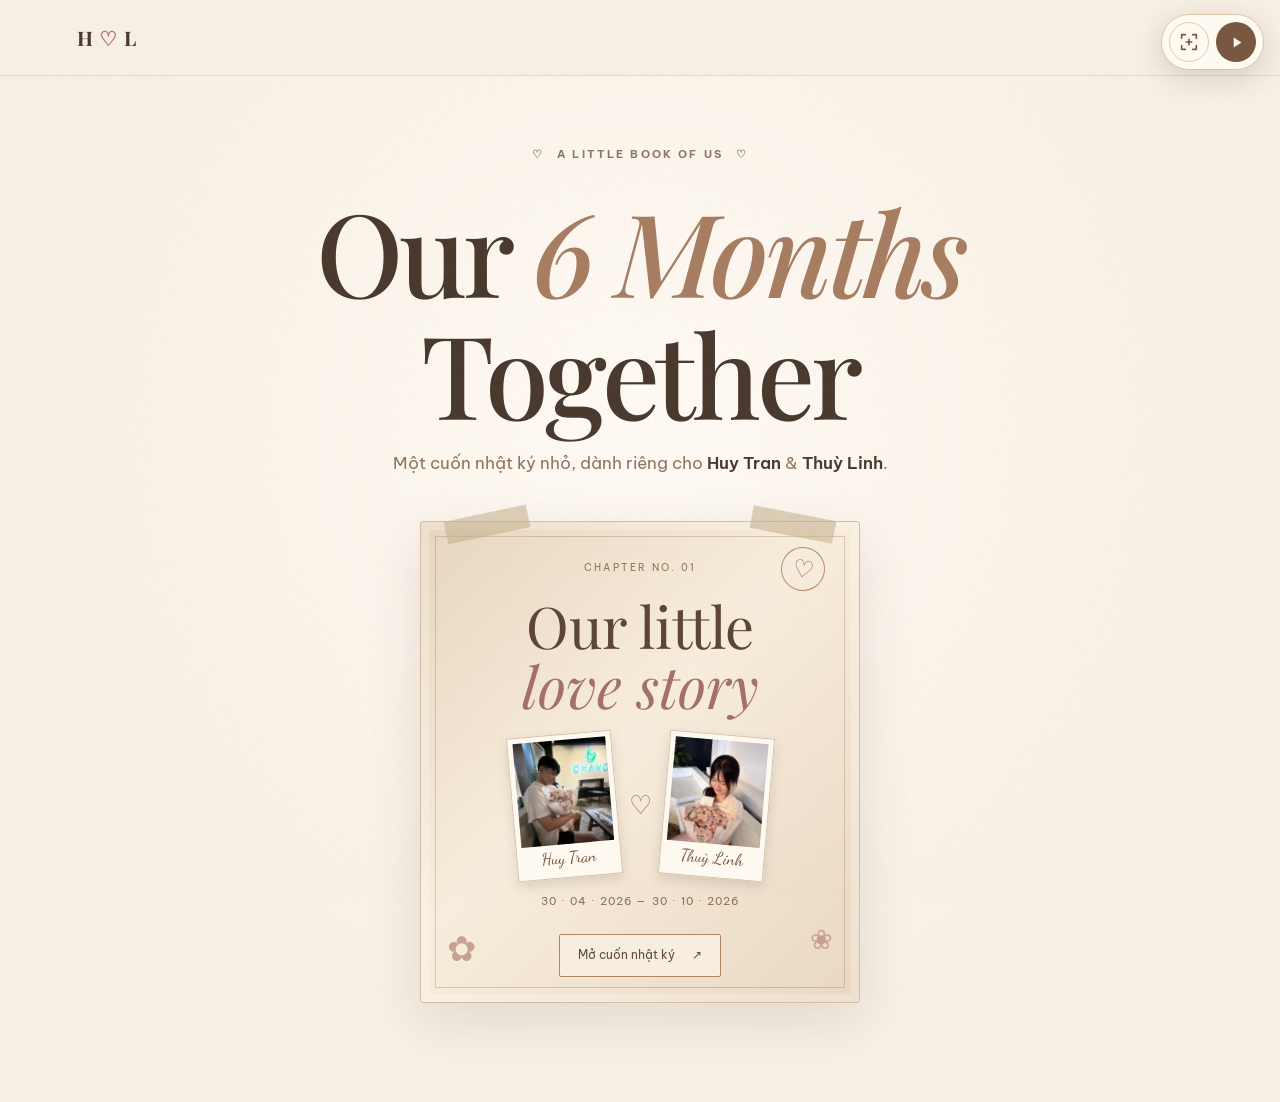
<file: index.html>
<!doctype html>
<html lang="vi">
<head>
  <meta charset="utf-8">
  <meta name="viewport" content="width=device-width, initial-scale=1">
  <meta name="theme-color" content="#f7f0e5">
  <meta name="description" content="Our 6 Months Together — Huy Tran & Thuỳ Linh. Một cuốn nhật ký nhỏ lưu giữ tình yêu và những lời muốn nói.">
  <title>Our 6 Months Together — Huy Tran & Thuỳ Linh</title>
  <link rel="icon" href="data:image/svg+xml,%3Csvg xmlns='http://www.w3.org/2000/svg' viewBox='0 0 100 100'%3E%3Ctext y='.9em' font-size='85'%3E%E2%99%A5%3C/text%3E%3C/svg%3E">
  <link rel="stylesheet" href="style.css">
</head>
<body>
  <div class="paper-grain" aria-hidden="true"></div>
  <aside class="floating-music" id="floatingMusic" aria-label="Trình phát nhạc" role="region">
    <div class="floating-music-top"><span class="floating-kicker">OUR LITTLE SONG <span class="icon-heart" aria-hidden="true">♡</span></span><div class="floating-actions"><button type="button" id="floatingResize" class="floating-resize" aria-label="Thu gọn trình phát" title="Thu gọn trình phát"><svg viewBox="0 0 24 24" aria-hidden="true"><path d="M4 8V4h4M16 4h4v4M20 16v4h-4M8 20H4v-4M9 12h6M12 9v6"/></svg></button><button type="button" id="floatingPlay" class="floating-play" aria-label="Phát nhạc"><svg class="icon-play" viewBox="0 0 24 24" aria-hidden="true"><path d="M8 5v14l11-7z"/></svg></button></div></div>
    <div class="floating-track">Từ thích thích thành thương thương</div>
    <div class="floating-artist">AMEE &amp; Hoàng Dũng</div>
    <div class="floating-volume"><button type="button" id="floatingMute" class="floating-mute" aria-label="Tắt tiếng" title="Tắt tiếng"><svg viewBox="0 0 24 24" aria-hidden="true"><path d="M4 10v4h4l5 4V6l-5 4H4zm12-1 5 6m0-6-5 6"/></svg></button><input id="floatingVolume" type="range" min="0" max="1" step="0.01" value="0.75" aria-label="Điều chỉnh âm lượng"><span id="floatingVolumeValue">75%</span></div>
    <div class="floating-status" id="floatingStatus" aria-live="polite">Đang thử phát nhạc…</div>
  </aside>

  <header class="topbar">
    <a class="wordmark" href="#home" aria-label="Về đầu trang">H <span>♡</span> L</a>
    <nav aria-label="Điều hướng chính">
      <a href="#time">Chúng mình</a>
      <a href="#letter">Lá thư</a>
      <a href="#time">Ảnh của chúng mình</a>
      <a href="#surprise">Bất ngờ</a>
    </nav>
    <button class="music-mini" id="musicMini" aria-label="Phát hoặc tạm dừng nhạc">♫ <span>Music</span></button>
  </header>

  <main>
    <section class="hero section" id="home">
      <div class="hero-kicker"><span class="tiny-star tiny-star-icon" aria-hidden="true">♡</span> A LITTLE BOOK OF US <span class="tiny-star tiny-star-icon" aria-hidden="true">♡</span></div>
      <h1>Our <em>6 Months</em><br>Together</h1>
      <p class="hero-subtitle">Một cuốn nhật ký nhỏ, dành riêng cho <span>Huy Tran</span> & <span>Thuỳ Linh</span>.</p>
      <div class="cover-wrap">
        <div class="tape tape-left"></div><div class="tape tape-right"></div>
        <div class="cover">
          <div class="cover-stamp">♡</div>
          <div class="cover-small">CHAPTER NO. 01</div>
          <div class="cover-title">Our little<br><i>love story</i></div>
          <div class="cover-photos" aria-label="Ảnh của Huy và Thuỳ Linh">
            <figure class="cover-photo cover-photo-left">
              <img src="assets/images/huy-tran.jpeg" alt="Huy Tran" loading="eager" decoding="async">
              <figcaption>Huy Tran</figcaption>
            </figure>
            <span class="cover-photo-heart" aria-hidden="true">♡</span>
            <figure class="cover-photo cover-photo-right">
              <img src="assets/images/thuy-linh.jpeg" alt="Thuỳ Linh" loading="eager" decoding="async">
              <figcaption>Thuỳ Linh</figcaption>
            </figure>
          </div>
          <div class="cover-date">30 · 04 · 2026 — 30 · 10 · 2026</div>
          <button class="open-book" id="openBook">Mở cuốn nhật ký <span>↗</span></button>
          <div class="cover-flower flower-one">✿</div><div class="cover-flower flower-two">❀</div>
        </div>
      </div>
      <div class="scroll-note"><span></span> CUỘN XUỐNG ĐỂ KHÁM PHÁ</div>
    </section>

    <div id="diaryContent" class="diary-content" hidden>
    <section class="intro section" id="time">
      <div class="section-label">01 / THE TWO OF US</div>
      <h2>Hai nhân vật<br><em>chính</em> trong cuốn sổ này.</h2>
      <p class="section-copy">Hai bức ảnh, hai cái tên, và một ngày đặc biệt để nhớ.</p>
      <div class="couple-grid">
        <article class="portrait-card portrait-left">
          <div class="photo-pin" aria-hidden="true"><svg viewBox="0 0 24 24"><path d="M12 3v18M3 12h18M5.6 5.6l12.8 12.8m0-12.8L5.6 18.4"/></svg></div>
          <div class="photo-frame"><img src="assets/images/huy-tran.jpeg" alt="Huy Tran ôm bó hoa hồng" loading="eager"></div>
          <div class="portrait-caption"><span class="caption-small">THE BOY</span><h3>Huy Tran</h3><p>Người gửi những lời thương ♡</p></div>
          <span class="hand-note note-left">that's me!</span>
        </article>
        <div class="between-heart" aria-hidden="true">♡<span>♡</span></div>
        <article class="portrait-card portrait-right">
          <div class="photo-pin" aria-hidden="true"><svg viewBox="0 0 24 24"><path d="M12 3.5c1.4 3 2.5 4.1 5.5 5.5-3 1.4-4.1 2.5-5.5 5.5-1.4-3-2.5-4.1-5.5-5.5 3-1.4 4.1-2.5 5.5-5.5Z"/><path d="M12 14.5v6"/></svg></div>
          <div class="photo-frame"><img src="assets/images/thuy-linh.jpeg" alt="Thuỳ Linh ôm bó hoa hồng" loading="eager"></div>
          <div class="portrait-caption"><span class="caption-small">THE GIRL</span><h3>Thuỳ Linh</h3><p>Thúi iuuu của anh ♡</p></div>
          <span class="hand-note note-right">my favorite</span>
        </article>
      </div>
      <div class="date-card">
        <div class="date-icon">♡</div>
        <div><span class="caption-small">OFFICIALLY US SINCE</span><strong>30.04.2026</strong><p>Và hôm nay, mình có thêm một cột mốc để thương.</p></div>
      </div>
      <div class="counter-wrap">
        <div class="counter-heading">Thời gian mình đã bên nhau</div>
        <div class="counter" aria-live="off">
          <div><strong id="days">—</strong><span>ngày</span></div>
          <div><strong id="hours">—</strong><span>giờ</span></div>
          <div><strong id="minutes">—</strong><span>phút</span></div>
          <div><strong id="seconds">—</strong><span>giây</span></div>
        </div>
        <p class="counter-footnote">Từng giây trôi qua, lại thêm một chút thời gian của chúng mình.</p>
      </div>
    </section>

    <section class="letter-section section" id="letter">
      <div class="section-label">02 / WORDS FROM MY HEART</div>
      <h2>Có vài điều<br><em>anh muốn nói.</em></h2>
      <p class="section-copy">Không cần dịp gì lớn lao. Chỉ là có những điều anh muốn em biết.</p>
      <article class="letter-paper">
        <div class="letter-top"><span>MY DEAREST</span><span>♡ 30.10.2026</span></div>
        <div class="letter-rule"></div>
        <h3>Gửi em, người anh thương</h3>
        <p>Anh không mong em lúc nào cũng rực rỡ, anh chỉ mong em bình an.</p>
        <p>Em ơi, anh yêu em, không phải vì em có thể làm được bao nhiêu chuyện. Anh thương em, đâu phải đợi đến khi em thành công, khi em có trong tay mọi thứ mà người đời vẫn hằng mong cầu, anh mới có thể tự hào nói rằng mình yêu em. Tất nhiên, những nỗ lực của em, anh đều thương.</p>
        <p>Anh sẽ luôn nắm lấy đôi bàn tay em, nhẹ nhàng xoa dịu những nhọc nhằn mà em đã trải qua. Anh nâng niu không phải vì chúng đã làm nên bao điều đáng tự hào, mà vì đó là đôi bàn tay anh thương.</p>
        <div class="letter-sign">Thương em,<br><span>Anh của em ♡</span></div>
        <span class="paper-flower">✿</span>
      </article>
    </section>

    <section class="music-section section" id="music">
      <div class="section-label">04 / OUR LITTLE SOUNDTRACK</div>
      <h2>Một bài hát,<br><em>một góc của chúng mình.</em></h2>
      <div class="music-player">
        <div class="vinyl-area"><div class="vinyl" id="vinyl"><div class="vinyl-label"><span>H</span><span class="vinyl-heart">♡</span><span>L</span></div></div><div class="vinyl-shadow"></div></div>
        <div class="track-info"><span class="caption-small">NOW PLAYING</span><h3>Từ thích thích thành thương thương</h3><p>AMEE & Hoàng Dũng</p>
          <audio id="audio" preload="auto" autoplay playsinline>
            <source src="assets/music/our-song.mp3" type="audio/mpeg">
            <source src="assets/music/our-song.m4a" type="audio/mp4">
            Trình duyệt của bạn không hỗ trợ phát âm thanh HTML5.
          </audio>
          <div class="progress-row"><span id="currentTime">0:00</span><input id="progress" type="range" min="0" max="100" value="0" aria-label="Tiến trình bài hát"><span id="duration">0:00</span></div>
          <div class="player-controls"><button id="playButton" class="play-button" aria-label="Phát nhạc">▶</button><label class="volume-control">♫ <input id="volume" type="range" min="0" max="1" step="0.01" value="0.75" aria-label="Âm lượng"></label></div>
          <p id="audioStatus" class="audio-status">Nhấn phát để nghe bài hát của chúng mình.</p>
        </div>
      </div>
    </section>

    <section class="surprise-section section" id="surprise">
      <div class="section-label">05 / A LITTLE MESSAGE</div>
      <h2>Một điều anh muốn<br><em>nói với em.</em></h2>
      <p class="section-copy">Mỗi lần nhấn, em sẽ nhận được một lời nhắn ngẫu nhiên từ anh.</p>
      <div class="random-note-stage">
        <div class="note-sparkle" aria-hidden="true"><svg viewBox="0 0 24 24"><path d="M12 2.8c1.4 4.2 3 5.8 7.2 7.2-4.2 1.4-5.8 3-7.2 7.2-1.4-4.2-3-5.8-7.2-7.2 4.2-1.4 5.8-3 7.2-7.2Z"/><path d="M18.5 15.5v5M16 18h5"/></svg></div>
        <article class="random-note-card" id="randomNoteCard" aria-live="polite">
          <span class="note-card-label">A LITTLE NOTE FOR YOU</span>
          <div class="note-card-heart" aria-hidden="true">♡</div>
          <p id="randomNoteText">Một lời nhắn nhỏ đang chờ em khám phá.</p>
          <span class="note-card-number" id="randomNoteNumber">♡ / 06</span>
        </article>
        <button class="draw-note-button" id="drawNote">Rút một lời nhắn <span>↻</span></button>
      </div>
      <div class="final-note-area">
        <div class="final-note-divider"><span>♡</span></div>
        <p class="final-note-intro">Và còn một điều cuối cùng anh muốn nói.</p>
        <button class="reveal-final-button" id="revealFinal">Mở lời cuối cùng của anh ♡</button>
        <article class="final-message" id="finalMessage" hidden>
          <span class="final-heart">♡</span>
          <p>Cuối cùng anh muốn được em hạnh phúc,</p>
          <p>nhưng anh ước gì em hạnh phúc cùng với anh.</p>
          <span class="signature">— Huy Tran</span>
        </article>
      </div>
    </section>

    <section class="ending section" id="ending">
      <div class="ending-flower">✿</div>
      <div class="section-label">UNTIL OUR NEXT PAGE</div>
      <h2>Chuyện của mình<br><em>vẫn đang viết tiếp.</em></h2>
      <p>30.04.2026 — và còn thật nhiều ngày phía trước.</p>
      <div class="ending-names">Huy Tran <span>♡</span> Thuỳ Linh</div>
      <button class="back-top" id="backTop">Quay lại trang đầu ↑</button>
      <button class="back-cover" id="backCover">Quay lại bìa nhật ký ↶</button>
      <div class="tiny-footer">MADE WITH LOVE, JUST FOR YOU</div>
    </section>
    </div><!-- /#diaryContent -->
  </main>
  <div class="toast" id="toast" role="status" aria-live="polite"></div>
  <script src="script.js"></script>
</body>
</html>
</file>
<file: style.css>
@import url('https://fonts.googleapis.com/css2?family=Be+Vietnam+Pro:wght@400;500;600;700&family=Dancing+Script:wght@500;600;700&family=Playfair+Display:ital,wght@0,500;0,600;0,700;1,500;1,600&display=swap');
:root{--paper:#f7f0e5;--paper2:#fffaf1;--ink:#49382d;--muted:#92745f;--brown:#b58b69;--line:#dfcdb8;--rose:#d8a6a3;--sage:#c9d3bf;--shadow:0 18px 55px rgba(74,49,32,.12);--serif:'Playfair Display',Georgia,serif;--sans:'Be Vietnam Pro',Arial,sans-serif;--hand:'Dancing Script',cursive}
*{box-sizing:border-box}html{scroll-behavior:smooth;scroll-padding-top:90px}body{margin:0;background:var(--paper);color:var(--ink);font-family:var(--sans);line-height:1.65;overflow-x:hidden}button,a,input{font:inherit}button{cursor:pointer}.paper-grain{position:fixed;inset:0;pointer-events:none;z-index:20;opacity:.13;background-image:url("data:image/svg+xml,%3Csvg viewBox='0 0 180 180' xmlns='http://www.w3.org/2000/svg'%3E%3Cfilter id='n'%3E%3CfeTurbulence type='fractalNoise' baseFrequency='.85' numOctaves='3' stitchTiles='stitch'/%3E%3C/filter%3E%3Crect width='100%25' height='100%25' filter='url(%23n)' opacity='.18'/%3E%3C/svg%3E")}.topbar{height:76px;padding:0 clamp(20px,6vw,88px);display:flex;align-items:center;justify-content:space-between;border-bottom:1px solid rgba(181,139,105,.24);background:rgba(247,240,229,.92);backdrop-filter:blur(14px);position:sticky;top:0;z-index:15}.wordmark{font-family:var(--serif);font-weight:700;font-size:1.25rem;text-decoration:none;color:var(--ink);letter-spacing:.04em}.wordmark span{color:#b77977}.topbar nav{display:flex;gap:clamp(12px,2.5vw,34px)}.topbar nav a{font-size:.76rem;color:var(--muted);text-decoration:none;transition:color .2s}.topbar nav a:hover{color:var(--ink)}.music-mini{border:1px solid var(--line);background:transparent;border-radius:30px;padding:8px 13px;color:var(--ink);font-size:.8rem}.section{padding:110px max(22px,calc((100vw - 1060px)/2));position:relative}.hero{text-align:center;min-height:calc(100vh - 76px);display:flex;flex-direction:column;align-items:center;justify-content:center;padding-top:70px;padding-bottom:50px;background:radial-gradient(ellipse at 50% 35%,#fffaf4 0%,var(--paper) 65%)}.hero-kicker,.section-label,.caption-small{font-size:.67rem;letter-spacing:.2em;font-weight:700;color:var(--muted)}.tiny-star{color:var(--brown);padding:0 8px}.hero h1,.section h2{font-family:var(--serif);font-weight:500;line-height:1.06;letter-spacing:-.035em}.hero h1{font-size:clamp(3.6rem,9vw,7.6rem);margin:25px 0 16px}.hero h1 em,.section h2 em{font-weight:500;color:#a77d61}.hero-subtitle{font-size:clamp(.95rem,2vw,1.08rem);color:var(--muted);margin:0 0 36px}.hero-subtitle span{color:var(--ink);font-weight:600}.cover-wrap{width:min(440px,90vw);position:relative;margin:8px auto 34px;perspective:1000px}.cover{position:relative;min-height:310px;padding:38px 24px 25px;border:1px solid #d5bda2;border-radius:3px;background:linear-gradient(135deg,#e8d6bf,#f8eddd 45%,#e9d7c1);box-shadow:var(--shadow),inset 0 0 0 8px rgba(255,255,255,.22);overflow:hidden}.cover:before{content:"";position:absolute;inset:14px;border:1px solid rgba(150,108,73,.3);pointer-events:none}.cover-stamp{position:absolute;right:34px;top:25px;width:44px;height:44px;border:1px solid #b78b6b;border-radius:50%;display:grid;place-items:center;color:#a66f69;font-size:1.5rem;transform:rotate(12deg)}.cover-small{font-size:.63rem;letter-spacing:.22em;color:#947253}.cover-title{font-family:var(--serif);font-size:clamp(2.5rem,7vw,3.6rem);line-height:1.05;margin:25px 0 18px;color:#5d4534}.cover-title i{color:#a56f69}.cover-date{font-size:.67rem;letter-spacing:.11em;color:#8c6e54}
.cover-photos{display:flex;align-items:center;justify-content:center;gap:12px;margin:18px auto 15px;position:relative;z-index:1}
.cover-photo{width:105px;margin:0;padding:5px 5px 7px;background:#fffaf1;border:1px solid #d8c4ac;box-shadow:0 5px 12px rgba(74,49,32,.14)}
.cover-photo-left{transform:rotate(-5deg)}.cover-photo-right{transform:rotate(5deg)}
.cover-photo img{display:block;width:100%;height:104px;object-fit:cover;object-position:center 32%;background:#e3d6c5}
.cover-photo figcaption{font-family:var(--hand);font-size:1.05rem;line-height:1.35;color:#79563f;padding-top:3px}
.cover-photo-heart{font-family:var(--hand);font-size:1.6rem;color:#a56f69}
.cover .cover-title{margin-top:18px;margin-bottom:10px}
.cover .cover-date{position:relative;z-index:1}
@media(max-width:410px){.cover-photo{width:88px}.cover-photo img{height:86px}.cover-photos{gap:8px;margin:14px auto 12px}.cover .cover-title{font-size:2.35rem}}.open-book{position:relative;margin-top:24px;padding:10px 18px;border:1px solid #ad8666;background:#f7eee0;color:#654b37;border-radius:2px;font-size:.78rem}.open-book span{padding-left:14px}.cover-flower{position:absolute;color:#bd9180;opacity:.8;font-size:2.2rem}.flower-one{left:26px;bottom:25px}.flower-two{right:26px;bottom:40px;font-size:1.7rem}.tape{position:absolute;z-index:2;width:84px;height:23px;background:rgba(201,177,143,.58);top:-8px}.tape-left{left:25px;transform:rotate(-12deg)}.tape-right{right:25px;transform:rotate(11deg)}.scroll-note{font-size:.6rem;letter-spacing:.18em;color:#9b8068;display:flex;align-items:center;gap:10px}.scroll-note span{height:25px;width:1px;background:#b58b69}.intro{text-align:center;background:#efe4d4}.section h2{font-size:clamp(2.7rem,6vw,5rem);margin:22px 0 14px}.section-copy{max-width:510px;margin:0 auto 48px;color:var(--muted);font-size:.96rem}.couple-grid{display:grid;grid-template-columns:minmax(0,1fr) 45px minmax(0,1fr);align-items:center;gap:18px;max-width:820px;margin:0 auto}.portrait-card{position:relative;background:#fffaf1;padding:12px 12px 20px;box-shadow:0 12px 28px rgba(76,50,34,.13);border:1px solid #e3d1bc}.portrait-left{transform:rotate(-2.5deg)}.portrait-right{transform:rotate(2.5deg)}.photo-frame{height:clamp(250px,42vw,460px);overflow:hidden;background:#e3d6c5}.photo-frame img{width:100%;height:100%;display:block;object-fit:cover;object-position:center 35%}.portrait-left .photo-frame img{object-position:center 32%}.portrait-right .photo-frame img{object-position:center 30%}.photo-pin{position:absolute;z-index:2;top:-14px;left:calc(50% - 14px);width:28px;height:28px;border-radius:50%;display:grid;place-items:center;background:#b98772;color:#fff8ec;font-size:.8rem;box-shadow:0 3px 6px #7b5a4233}.portrait-caption{padding-top:14px}.portrait-caption h3{font-family:var(--serif);font-size:clamp(1.3rem,3vw,2rem);margin:3px 0 0}.portrait-caption p{font-size:.75rem;color:var(--muted);margin:4px 0 0}.caption-small{font-size:.56rem;letter-spacing:.17em}.between-heart{font-size:2.4rem;color:#b47c78;position:relative}.between-heart span{position:absolute;font-size:.85rem;left:22px;top:22px;color:#cf9c8d}.hand-note{position:absolute;font-family:var(--hand);font-size:1.4rem;color:#a47766}.note-left{bottom:8px;left:-30px;transform:rotate(-13deg)}.note-right{top:35px;right:-28px;transform:rotate(10deg)}.date-card{display:flex;align-items:center;justify-content:center;gap:18px;margin:70px auto 35px;padding:24px;width:min(560px,100%);background:#f9f2e8;border:1px solid #dfcbb3;box-shadow:0 8px 24px #7354380d;text-align:left}.date-icon{font-size:2rem;color:#b77c79}.date-card strong{display:block;font-family:var(--serif);font-size:1.6rem;letter-spacing:.08em}.date-card p{font-size:.8rem;color:var(--muted);margin:4px 0 0}.counter-wrap{max-width:590px;margin:40px auto 0}.counter-heading{font-family:var(--serif);font-size:1.35rem;margin-bottom:18px}.counter{display:grid;grid-template-columns:repeat(4,1fr);gap:10px}.counter>div{background:#faf3e9;border:1px solid #e1cdb5;padding:17px 6px}.counter strong{font-family:var(--serif);font-size:clamp(1.7rem,4vw,2.7rem);display:block;font-weight:500}.counter span{font-size:.7rem;color:var(--muted)}.counter-footnote{font-size:.76rem;color:var(--muted);margin-top:15px}.letter-section{text-align:center;background:#f8f1e7}.letter-paper{position:relative;text-align:left;max-width:720px;margin:0 auto;background:#fffaf1;padding:clamp(25px,6vw,60px);box-shadow:var(--shadow);border:1px solid #e6d5c1;background-image:linear-gradient(90deg,transparent 0,transparent 35px,rgba(193,144,123,.18) 36px,transparent 37px),repeating-linear-gradient(transparent 0,transparent 35px,rgba(181,139,105,.09) 36px)}.letter-top{display:flex;justify-content:space-between;gap:15px;font-size:.58rem;letter-spacing:.13em;color:#9a7b61}.letter-rule{height:1px;background:#d8c2a8;margin:18px 0 26px}.letter-paper h3{font-family:var(--hand);font-size:2.4rem;font-weight:600;margin:0 0 22px;color:#78533e}.letter-paper p{font-size:.96rem;line-height:2;margin:0 0 18px;max-width:590px}.letter-sign{font-family:var(--hand);font-size:1.55rem;text-align:right;line-height:1.25;margin-top:35px;color:#8a644b}.letter-sign span{font-size:2rem}.paper-flower{position:absolute;right:24px;bottom:22px;font-size:2rem;color:#c89c8a;opacity:.6}.music-section{text-align:center;background:#f8f1e7}.music-player{display:grid;grid-template-columns:1fr 1fr;gap:clamp(20px,5vw,55px);align-items:center;max-width:800px;margin:0 auto;padding:clamp(25px,5vw,50px);background:#eee0ce;border:1px solid #ddc4a8;box-shadow:var(--shadow);text-align:left}.vinyl-area{display:grid;place-items:center;position:relative;padding:15px}.vinyl{width:min(100%,270px);aspect-ratio:1;border-radius:50%;background:repeating-radial-gradient(circle at center,#292522 0,#292522 2px,#39332d 3px,#211f1c 5px,#39332d 6px,#211f1c 8px);display:grid;place-items:center;box-shadow:0 15px 30px #30261e44;animation:spin 5s linear infinite;animation-play-state:paused}.vinyl.playing{animation-play-state:running}.vinyl:before{content:"";position:absolute;width:17%;height:17%;border-radius:50%;background:#d0a18b;border:5px solid #e9c6ac;box-shadow:inset 0 0 0 2px #8f5f4b}.vinyl-label{width:38%;height:38%;border-radius:50%;background:#d4b69a;color:#634733;display:grid;place-items:center;font-family:var(--serif);font-size:1.25rem;z-index:1}.vinyl-label span{color:#a56e69}.vinyl-shadow{height:15px;width:72%;background:#7e624a33;filter:blur(10px);border-radius:50%;margin-top:20px}.track-info h3{font-family:var(--serif);font-size:clamp(1.35rem,3vw,2rem);line-height:1.2;margin:10px 0}.track-info>p{font-size:.85rem;color:var(--muted);margin:0 0 25px}.progress-row{display:flex;align-items:center;gap:10px;font-size:.65rem;color:var(--muted)}input[type=range]{accent-color:#a97863;min-width:0}.progress-row input{flex:1;width:100%}.player-controls{display:flex;align-items:center;justify-content:space-between;margin-top:15px}.play-button{width:48px;height:48px;border-radius:50%;border:0;background:#785841;color:#fff7ec;box-shadow:0 6px 15px #69472b2b}.volume-control{display:flex;align-items:center;gap:8px;color:#88674d}.volume-control input{width:95px}.audio-status{font-size:.68rem!important;color:#987b62!important;margin:15px 0 0!important}.surprise-section{text-align:center;background:#efe3d3}.envelope-button{border:0;background:transparent;display:block;margin:0 auto 25px;padding:10px 20px 0;max-width:100%}.envelope{width:min(340px,75vw);height:220px;position:relative;perspective:900px;filter:drop-shadow(0 14px 18px #694a2c25);transition:transform .3s}.envelope-button:hover .envelope{transform:translateY(-4px)}.envelope-back{position:absolute;inset:0;background:#d5b797;border:1px solid #bd9875}.envelope-letter-preview{position:absolute;left:8%;right:8%;top:12%;height:78%;background:#fff9ef;display:flex;flex-direction:column;align-items:center;justify-content:center;color:#76553d;transition:transform .9s ease;z-index:1}.envelope-letter-preview span{font-family:var(--hand);font-size:1.7rem}.envelope-letter-preview small{font-size:.65rem;color:#a1846b}.envelope-flap{position:absolute;inset:0;background:#c7a483;clip-path:polygon(0 0,100% 0,50% 58%);transform-origin:top;transition:transform .7s;z-index:4;border-top:1px solid #b38b68}.envelope-front{position:absolute;inset:0;background:#e2c6a6;clip-path:polygon(0 0,50% 57%,100% 0,100% 100%,0 100%);z-index:3}.wax-seal{position:absolute;z-index:5;left:calc(50% - 22px);top:43%;width:44px;height:44px;border-radius:50%;background:#a96862;color:#f7e9d8;display:grid;place-items:center;font-size:1.5rem;box-shadow:0 3px 6px #63412b33;transition:opacity .3s}.envelope.opened .envelope-flap{transform:rotateX(180deg);z-index:0}.envelope.opened .envelope-letter-preview{transform:translateY(-95px);z-index:5;transition-delay:.35s}.envelope.opened .wax-seal{opacity:0}.envelope-hint{display:block;font-size:.62rem;letter-spacing:.2em;color:#96765b;margin-top:15px}.surprise-content{max-width:680px;margin:40px auto 0;animation:rise .7s ease both}.surprise-header{margin-bottom:25px}.surprise-header>span{font-size:2rem;color:#b77c79}.surprise-header p{font-size:.58rem;letter-spacing:.2em;color:#9b7b60}.surprise-header h3{font-family:var(--hand);font-size:2.8rem;font-weight:600;margin:0}.message-stack{display:grid;grid-template-columns:1fr 1fr;gap:14px}.message-card{background:#fffaf1;border:1px solid #e1cbb2;padding:20px;text-align:left;position:relative;box-shadow:0 5px 14px #6d4d2d0b}.message-card:nth-child(odd){transform:rotate(-.7deg)}.message-card:nth-child(even){transform:rotate(.7deg)}.message-card>span{font-size:.6rem;letter-spacing:.16em;color:#b58b69}.message-card p{font-family:var(--serif);font-size:.97rem;line-height:1.7;margin:8px 0 0}.final-message{margin-top:35px;padding:35px 20px;background:#f8efe3;border:1px solid #dec7ad}.final-heart{font-size:2.5rem;color:#b77876}.final-message p{font-family:var(--serif);font-size:clamp(1.2rem,3vw,1.7rem);margin:7px 0;line-height:1.45}.signature{display:block;text-align:right;font-family:var(--hand);font-size:1.5rem;color:#9d765c;margin-top:22px}.ending{text-align:center;min-height:70vh;display:flex;flex-direction:column;align-items:center;justify-content:center;background:#e5d4c0;overflow:hidden}.ending-flower{font-size:3rem;color:#b78675;margin-bottom:10px}.ending h2{margin-bottom:20px}.ending>p{color:#8d6e54}.ending-names{font-family:var(--serif);font-size:1.5rem;margin:20px 0 25px}.ending-names span{color:#b77977}.back-top{border:1px solid #a88768;background:transparent;color:#6c503a;padding:11px 18px}.tiny-footer{font-size:.55rem;letter-spacing:.22em;color:#987b62;margin-top:70px}.toast{position:fixed;left:50%;bottom:22px;transform:translate(-50%,20px);background:#4e3b2d;color:#fff6e8;padding:10px 16px;border-radius:3px;font-size:.8rem;opacity:0;pointer-events:none;transition:.25s;z-index:30;max-width:90vw;text-align:center}.toast.show{opacity:1;transform:translate(-50%,0)}[hidden]{display:none!important}@keyframes spin{to{transform:rotate(360deg)}}@keyframes rise{from{opacity:0;transform:translateY(18px)}to{opacity:1;transform:translateY(0)}}@media(min-width:1200px){.hero{min-height:calc(100vh - 76px)}}@media(max-width:720px){.topbar{height:64px;padding:0 17px}.topbar nav{gap:12px}.topbar nav a{font-size:.67rem}.music-mini{padding:7px 10px}.music-mini span{display:none}.section{padding:82px 20px}.hero{min-height:auto;padding-top:80px;padding-bottom:45px}.cover{min-height:290px}.couple-grid{grid-template-columns:minmax(0,1fr) 22px minmax(0,1fr);gap:8px}.photo-frame{height:clamp(210px,65vw,350px)}.portrait-card{padding:8px 8px 14px}.portrait-caption h3{font-size:1.2rem}.portrait-caption p{font-size:.65rem}.between-heart{font-size:1.5rem}.between-heart span{left:14px;top:15px}.hand-note{font-size:1.05rem}.note-left{left:-12px}.note-right{right:-12px}.date-card{margin-top:50px;padding:18px}.date-card strong{font-size:1.35rem}.counter{gap:6px}.counter>div{padding:13px 3px}.counter strong{font-size:1.7rem}.music-player{grid-template-columns:1fr;padding:25px 20px;gap:20px}.vinyl{width:min(64vw,230px)}.track-info{text-align:center}.player-controls{justify-content:center;gap:35px}.progress-row{gap:7px}.message-stack{grid-template-columns:1fr}.message-card{transform:none!important}.letter-paper{padding:28px 23px}.letter-top{font-size:.5rem}.letter-paper p{font-size:.9rem}.letter-paper h3{font-size:2rem}.paper-flower{right:14px;bottom:12px}.ending{min-height:65vh}.section h2{font-size:clamp(2.55rem,12vw,4rem)}}@media(max-width:410px){.topbar nav{gap:8px}.topbar nav a{font-size:.61rem}.wordmark{font-size:1.05rem}.music-mini{font-size:.7rem;padding:6px 8px}.hero h1{font-size:3.45rem}.cover-date{font-size:.56rem}.portrait-caption h3{font-size:1rem}.portrait-caption p{font-size:.58rem}.photo-frame{height:220px}.date-card{gap:12px}.date-card p{font-size:.72rem}.counter-heading{font-size:1.2rem}}@media(prefers-reduced-motion:reduce){*,*::before,*::after{scroll-behavior:auto!important;animation-duration:.01ms!important;animation-iteration-count:1!important;transition-duration:.01ms!important}}

/* Final polish: keyboard focus, media fallback and mobile layout */
a:focus-visible, button:focus-visible, input:focus-visible { outline: 3px solid #a97863; outline-offset: 4px; }
.photo-frame img { color: var(--muted); }
img { max-width: 100%; }
@media (max-width: 720px) { .topbar nav a { white-space: nowrap; } .section-copy { max-width: 34rem; } .couple-grid { max-width: 540px; } }
@media (max-width: 390px) { .topbar nav a { font-size: .58rem; } .couple-grid { gap: 6px; } .portrait-card { padding: 6px 6px 12px; } .photo-frame { height: 205px; } .portrait-caption h3 { font-size: .95rem; } }

/* Version 1.2: gated diary reveal and random note interaction */
[hidden] { display: none !important; }
.diary-content { opacity: 0; transform: translateY(16px); }
.diary-content.diary-open { animation: diaryReveal .85s cubic-bezier(.2,.7,.2,1) forwards; }
@keyframes diaryReveal { to { opacity: 1; transform: translateY(0); } }
body.cover-only { overflow: hidden; }
body.cover-only .topbar nav,
body.cover-only .music-mini { visibility: hidden; pointer-events: none; }
body.cover-only .hero { min-height: calc(100svh - 76px); }
body.cover-only .scroll-note { display: none; }
body.cover-only .hero { padding-bottom: 65px; }
body.cover-only .cover { transition: transform .65s cubic-bezier(.2,.7,.2,1), opacity .65s ease; }
body.opening-diary .hero .cover-wrap { transform: scale(1.04); opacity: .92; }
body.opening-diary .hero { min-height: calc(100svh - 76px); }
.diary-content { width: 100%; }
.random-note-stage { max-width: 540px; margin: 0 auto; position: relative; padding: 10px 0 24px; }
.random-note-card { position: relative; min-height: 245px; padding: 34px clamp(20px,5vw,48px); display:flex; flex-direction:column; align-items:center; justify-content:center; background:#fffaf1; border:1px solid #dfc9b0; box-shadow:0 15px 35px rgba(74,49,32,.10); transform:rotate(-.7deg); transition:transform .25s ease, opacity .25s ease; }
.random-note-card.note-changing { opacity:.35; transform:translateY(7px) rotate(0); }
.note-card-label { font-size:.58rem; letter-spacing:.2em; color:#a08064; font-weight:700; }
.note-card-heart { color:#b77c79; font-size:2rem; margin:14px 0 5px; }
.random-note-card p { font-family:var(--serif); font-size:clamp(1.15rem,3vw,1.55rem); line-height:1.65; margin:0; max-width:440px; }
.note-card-number { color:#b18d70; font-size:.65rem; letter-spacing:.14em; margin-top:24px; }
.note-sparkle { position:absolute; top:-7px; right:9%; color:#b58b69; font-size:2rem; z-index:1; }
.draw-note-button,.reveal-final-button { border:1px solid #9e795d; background:#795a42; color:#fff7ec; padding:13px 21px; margin-top:22px; box-shadow:0 7px 16px rgba(73,48,30,.12); transition:transform .2s, background .2s; }
.draw-note-button:hover,.reveal-final-button:hover { transform:translateY(-2px); background:#634832; }
.draw-note-button span { padding-left:12px; }
.final-note-area { max-width:650px; margin:48px auto 0; }
.final-note-divider { display:flex; align-items:center; gap:15px; color:#b77c79; font-size:1.35rem; }
.final-note-divider:before,.final-note-divider:after { content:""; height:1px; background:#d7bea2; flex:1; }
.final-note-intro { color:var(--muted); font-size:.9rem; }
.final-message { max-width:600px; margin:25px auto 0; padding:clamp(24px,5vw,42px); background:#fffaf1; border:1px solid #dfc9b0; box-shadow:var(--shadow); animation:rise .65s ease both; }
.final-message p { font-family:var(--serif); font-size:clamp(1.15rem,3vw,1.7rem); margin:7px 0; line-height:1.5; }
.back-cover { margin-top:20px; border:1px solid #ad8969; background:transparent; color:#6c503a; padding:10px 16px; }
@media(max-width:720px) {
  body.cover-only .hero { min-height:calc(100svh - 64px); padding-top:35px; }
  .random-note-card { min-height:230px; }
}
@media(prefers-reduced-motion:reduce) {
  .diary-content.diary-open { animation:none; opacity:1; transform:none; }
  .random-note-card,.draw-note-button,.reveal-final-button { transition:none; }
}

/* Fixed music controls: remain visible on the cover and throughout the diary. */
.floating-music{position:fixed;top:14px;right:16px;z-index:50;width:min(310px,calc(100vw - 28px));padding:12px 14px;background:rgba(255,250,241,.96);border:1px solid #d8c2a8;border-radius:14px;box-shadow:0 8px 28px rgba(76,50,34,.18);backdrop-filter:blur(14px);color:#5d4534;text-align:left}
.floating-music-top{display:flex;align-items:center;justify-content:space-between;gap:10px}.floating-kicker{font-size:.58rem;letter-spacing:.15em;color:#987b62;font-weight:700}.floating-play{width:32px;height:32px;flex:0 0 32px;border:0;border-radius:50%;background:#785841;color:#fff7ec;display:grid;place-items:center}.floating-track{font-family:var(--serif);font-size:.91rem;line-height:1.25;margin-top:5px;padding-right:2px}.floating-artist{font-size:.68rem;color:#987b62;margin-top:2px}.floating-volume{display:flex;align-items:center;gap:8px;margin-top:8px}.floating-volume input{flex:1;width:80px;accent-color:#a97863}.floating-mute{border:0;background:transparent;color:#88674d;font-size:1rem;padding:2px 4px}.floating-volume span{font-size:.65rem;color:#806c5a;min-width:32px;text-align:right}.floating-status{font-size:.61rem;color:#987b62;margin-top:5px;min-height:1em}.cover-only .floating-music{display:block!important;visibility:visible!important;pointer-events:auto!important}
@media(max-width:600px){.floating-music{top:8px;right:8px;width:min(255px,calc(100vw - 16px));padding:9px 11px;border-radius:11px}.floating-track{font-size:.78rem}.floating-kicker{font-size:.52rem}.floating-play{width:29px;height:29px;flex-basis:29px}.floating-volume{margin-top:5px}.floating-status{font-size:.57rem}}

/* Mobile repair pass: consistent line icons, no clipping, and adjustable floating player. */
html, body { max-width: 100%; overflow-x: clip; }
*, *::before, *::after { box-sizing: border-box; }
.floating-music { width: min(340px, calc(100vw - 24px)); max-width: calc(100vw - 24px); }
.floating-track { overflow-wrap: anywhere; word-break: normal; }
.floating-actions { display:flex; align-items:center; gap:8px; }
.floating-resize { width:30px; height:30px; display:grid; place-items:center; border:1px solid #ddc8b1; border-radius:50%; background:transparent; color:#785841; padding:6px; }
.floating-resize svg, .floating-mute svg, .floating-play svg, .photo-pin svg { width:100%; height:100%; fill:none; stroke:currentColor; stroke-width:1.8; stroke-linecap:round; stroke-linejoin:round; }
.floating-play svg { fill:currentColor; stroke:none; width:17px; height:17px; }
.floating-play .icon-pause { fill:currentColor; }
.floating-mute { width:28px; height:28px; display:grid; place-items:center; }
.floating-mute svg { width:20px; height:20px; }
.floating-music.is-compact { width:auto; max-width:calc(100vw - 24px); padding:8px 10px; }
.floating-music.is-compact .floating-track,
.floating-music.is-compact .floating-artist,
.floating-music.is-compact .floating-volume,
.floating-music.is-compact .floating-status { display:none; }
.floating-music.is-compact .floating-kicker { display:none; }
.floating-music.is-compact .floating-music-top { gap:0; }
.vinyl { position:relative; }
.vinyl-label { display:flex; flex-direction:column; align-items:center; justify-content:center; gap:0; line-height:1; text-align:center; font-size:clamp(1rem,4vw,1.4rem); overflow:hidden; }
.vinyl-label > span { display:block; }
.vinyl-label .vinyl-heart { color:#a56e69; font-size:.9em; margin:3px 0; }
.photo-pin { display:grid; place-items:center; }
.photo-pin svg { width:16px; height:16px; }
.section, .music-player, .track-info, .portrait-card, .letter-paper { min-width:0; }
.progress-row { min-width:0; }
.progress-row input { min-width:0; }
@media (max-width: 600px) {
  .floating-music { top: max(8px, env(safe-area-inset-top)); right: 8px; width:min(300px, calc(100vw - 16px)); max-width:calc(100vw - 16px); padding:10px 12px; }
  .floating-track { font-size:clamp(.76rem, 3.5vw, .9rem); }
  .floating-kicker { font-size:.54rem; letter-spacing:.12em; }
  .floating-status { font-size:.6rem; overflow-wrap:anywhere; }
  .topbar { max-width:100%; overflow:hidden; }
  .topbar nav { overflow-x:auto; scrollbar-width:none; }
  .topbar nav::-webkit-scrollbar { display:none; }
  .hero h1 { overflow-wrap:anywhere; }
  .couple-grid { grid-template-columns:minmax(0,1fr) 18px minmax(0,1fr); }
  .portrait-card { min-width:0; }
  .hand-note { max-width:100%; font-size:.88rem; overflow-wrap:anywhere; }
  .note-left { left:0; bottom:2px; }
  .note-right { right:0; }
  .music-player { width:100%; grid-template-columns:minmax(0,1fr); padding:22px 16px; }
  .vinyl-area { min-width:0; }
  .vinyl { width:min(62vw,220px); }
  .track-info h3 { overflow-wrap:anywhere; font-size:clamp(1.25rem, 5vw, 1.7rem); }
  .player-controls { flex-wrap:wrap; gap:18px; }
  .volume-control input { width:clamp(90px,30vw,140px); }
  .letter-paper p, .random-note-card p, .message-card p, .final-message p { overflow-wrap:break-word; }
}
@media (max-width: 380px) {
  .floating-music { width:calc(100vw - 12px); max-width:calc(100vw - 12px); right:6px; }
  .floating-volume { gap:5px; }
  .floating-volume span { min-width:28px; }
  .couple-grid { gap:5px; grid-template-columns:minmax(0,1fr) 14px minmax(0,1fr); }
  .portrait-caption h3 { font-size:.88rem; overflow-wrap:anywhere; }
  .portrait-caption p { font-size:.56rem; }
}

/* v1.3 mobile refinement v2: robust controls, typography and icon alignment */
.floating-music { transition: width .22s ease, padding .22s ease; }
.floating-music.size-small { width: min(230px, calc(100vw - 16px)); }
.floating-music.size-normal { width: min(340px, calc(100vw - 16px)); }
.floating-music.size-large { width: min(430px, calc(100vw - 16px)); }
.floating-music .floating-track { white-space:normal; overflow-wrap:break-word; line-height:1.32; }
.floating-music .floating-music-top { min-width:0; }
.floating-kicker { min-width:0; overflow-wrap:anywhere; }
.floating-actions { flex:0 0 auto; }
.floating-resize { font-size:.68rem; font-weight:700; }
.floating-music.is-compact { width:auto; }
.vinyl-label { position:relative; z-index:2; display:flex; flex-direction:row; align-items:center; justify-content:center; gap:clamp(3px,1vw,8px); width:38%; height:38%; border-radius:50%; font-size:clamp(.75rem,3vw,1.2rem); line-height:1; white-space:nowrap; overflow:hidden; }
.vinyl-label > span { display:inline-block; flex:0 0 auto; line-height:1; }
.vinyl-label .vinyl-heart { margin:0; font-size:.9em; }
.vinyl:before { z-index:1; pointer-events:none; }
.progress-row { display:grid; grid-template-columns:3.1em minmax(0,1fr) 3.1em; align-items:center; gap:8px; }
.progress-row span:first-child { text-align:left; font-variant-numeric:tabular-nums; }
.progress-row span:last-child { text-align:right; font-variant-numeric:tabular-nums; }
.progress-row input { display:block; min-width:0; width:100%; margin:0; }
.track-info h3, .section h2, .section-copy, .letter-paper p, .random-note-card p, .final-message p { overflow-wrap:break-word; word-break:normal; hyphens:auto; }
.portrait-card { isolation:isolate; }
.hand-note { z-index:3; max-width:calc(100% - 16px); pointer-events:none; }
.note-left { left:8px; bottom:5px; }
.note-right { right:8px; }
.photo-pin { z-index:4; }
.photo-pin svg { display:block; }
@media (max-width:600px) {
  .floating-music.size-small { width:min(230px,calc(100vw - 16px)); }
  .floating-music.size-normal { width:calc(100vw - 16px); }
  .floating-music.size-large { width:calc(100vw - 16px); }
  .floating-music { right:8px; top:max(8px,env(safe-area-inset-top)); }
  .floating-track { font-size:clamp(.76rem,3.4vw,.92rem); }
  .vinyl-label { gap:3px; font-size:clamp(.7rem,3.4vw,1rem); }
  .section h2 { font-size:clamp(2rem,8.4vw,3.6rem); line-height:1.14; letter-spacing:-.025em; }
  .hero h1 { font-size:clamp(2.7rem,11vw,4.1rem); line-height:1.08; }
  .section-copy { font-size:.92rem; line-height:1.65; }
  .couple-grid { gap:10px; }
  .portrait-caption p { line-height:1.45; overflow-wrap:break-word; }
  .hand-note { display:none; }
  .topbar { gap:10px; }
  .wordmark { flex:0 0 auto; }
  .topbar nav { flex:1 1 auto; min-width:0; }
  .music-mini { flex:0 0 auto; }
  .letter-paper h3 { font-size:clamp(1.65rem,7vw,2.2rem); line-height:1.25; }
  .letter-paper p { line-height:1.8; }
}
@media (max-width:380px) {
  .floating-kicker { letter-spacing:.08em; }
  .floating-music { padding:9px 10px; }
  .couple-grid { grid-template-columns:minmax(0,1fr) 12px minmax(0,1fr); gap:5px; }
  .portrait-card { padding:6px 6px 12px; }
  .portrait-caption h3 { font-size:.9rem; }
  .between-heart { font-size:1.2rem; }
  .progress-row { grid-template-columns:2.8em minmax(0,1fr) 2.8em; gap:5px; }
}
@media (prefers-reduced-motion:reduce) { .floating-music { transition:none; } }
.play-button { display:grid; place-items:center; }
.play-button svg { width:20px; height:20px; display:block; fill:currentColor; }


/* v3 polish: minimal compact controls, centered geometry, custom ornaments and smooth reveals */
:root { scroll-behavior:smooth; }
html { scroll-behavior:smooth; scroll-padding-top:96px; }
body { -webkit-font-smoothing:antialiased; text-rendering:optimizeLegibility; }
.floating-music { width:min(340px,calc(100vw - 24px)); transition:width .28s cubic-bezier(.2,.7,.2,1), padding .28s ease, border-radius .28s ease, box-shadow .28s ease; }
.floating-music.is-compact { width:auto!important; max-width:calc(100vw - 16px); padding:7px; border-radius:999px; background:rgba(255,250,241,.97); }
.floating-music.is-compact .floating-music-top { gap:7px; }
.floating-music.is-compact .floating-kicker,
.floating-music.is-compact .floating-track,
.floating-music.is-compact .floating-artist,
.floating-music.is-compact .floating-volume,
.floating-music.is-compact .floating-status { display:none!important; }
.floating-music.is-compact .floating-actions { gap:7px; }
.floating-music.is-compact .floating-resize,
.floating-music.is-compact .floating-play { width:40px; height:40px; flex:0 0 40px; }
.floating-resize, .floating-play { display:grid; place-items:center; padding:8px; }
.floating-resize svg { width:100%; height:100%; }
.floating-actions { justify-content:center; align-items:center; }
.floating-music:not(.is-compact) .floating-music-top { align-items:center; }
.floating-music:not(.is-compact) .floating-track { max-width:100%; }
/* Keep the vinyl label optically centered and prevent the H/heart/L row from drifting. */
.vinyl-label { position:absolute!important; inset:31% auto auto 31%; width:38%!important; height:38%!important; padding:0; margin:0; display:flex!important; flex-direction:row!important; align-items:center!important; justify-content:center!important; gap:clamp(2px,.8vw,6px)!important; transform:none!important; text-align:center!important; overflow:hidden; }
.vinyl-label > span { margin:0!important; padding:0; flex:0 1 auto!important; line-height:1!important; }
.vinyl-label .vinyl-heart { font-size:.8em!important; }
/* Replace platform-dependent emoji-looking ornaments with restrained custom line art. */
.tiny-star { color:#a77d61; }
.note-sparkle { display:grid; place-items:center; color:#a77d61; background:#fff8ee; border:1px solid #d9bfa5; border-radius:50%; width:38px; height:38px; box-shadow:0 3px 12px rgba(76,50,34,.10); }
.note-sparkle svg { display:block; width:23px; height:23px; fill:none; stroke:currentColor; stroke-width:1.7; stroke-linecap:round; stroke-linejoin:round; }
.photo-pin { background:#b98772!important; color:#fff8ec!important; }
.photo-pin svg { fill:none!important; stroke:currentColor!important; stroke-width:1.6!important; }
.section h2, .hero h1, .track-info h3, .random-note-card p, .letter-paper p, .final-message p { text-wrap:pretty; overflow-wrap:break-word; word-break:normal; }
.section-copy { max-width:min(100%,560px); }
@media(max-width:600px) {
 .floating-music { top:max(8px,env(safe-area-inset-top)); right:8px; width:min(340px,calc(100vw - 16px)); max-width:calc(100vw - 16px); padding:10px 12px; }
 .floating-music.is-compact { width:auto!important; padding:6px; }
 .floating-music.is-compact .floating-resize,.floating-music.is-compact .floating-play { width:38px;height:38px;flex-basis:38px; }
 .music-player { margin-inline:auto; }
 .vinyl-area { display:grid; place-items:center; width:100%; }
 .vinyl { margin-inline:auto; }
 .track-info { width:100%; text-align:center; }
 .track-info h3 { max-width:100%; margin-inline:auto; line-height:1.2; }
 .progress-row { width:100%; }
 .player-controls { justify-content:center!important; align-items:center; }
 .volume-control { justify-content:center; }
 .section { padding-top:clamp(64px,12vw,100px); padding-bottom:clamp(64px,12vw,100px); }
 .section h2 { line-height:1.14; }
 .section-copy { line-height:1.65; }
}
@media(prefers-reduced-motion:no-preference) {
 .section.in-view > * { animation:softRise .65s cubic-bezier(.2,.7,.2,1) both; }
 .section.in-view > *:nth-child(2) { animation-delay:.04s; }
 .section.in-view > *:nth-child(3) { animation-delay:.08s; }
 .section.in-view > *:nth-child(4) { animation-delay:.12s; }
 .portrait-card, .letter-paper, .random-note-card, .final-message { transition:transform .35s ease, box-shadow .35s ease; }
 .portrait-card:hover, .letter-paper:hover, .random-note-card:hover { box-shadow:0 18px 42px rgba(76,50,34,.13); }
}
@keyframes softRise { from { opacity:0; transform:translateY(16px); } to { opacity:1; transform:translateY(0); } }
@media(prefers-reduced-motion:reduce) { html { scroll-behavior:auto!important; } .section.in-view > * { animation:none!important; } }
</file>
